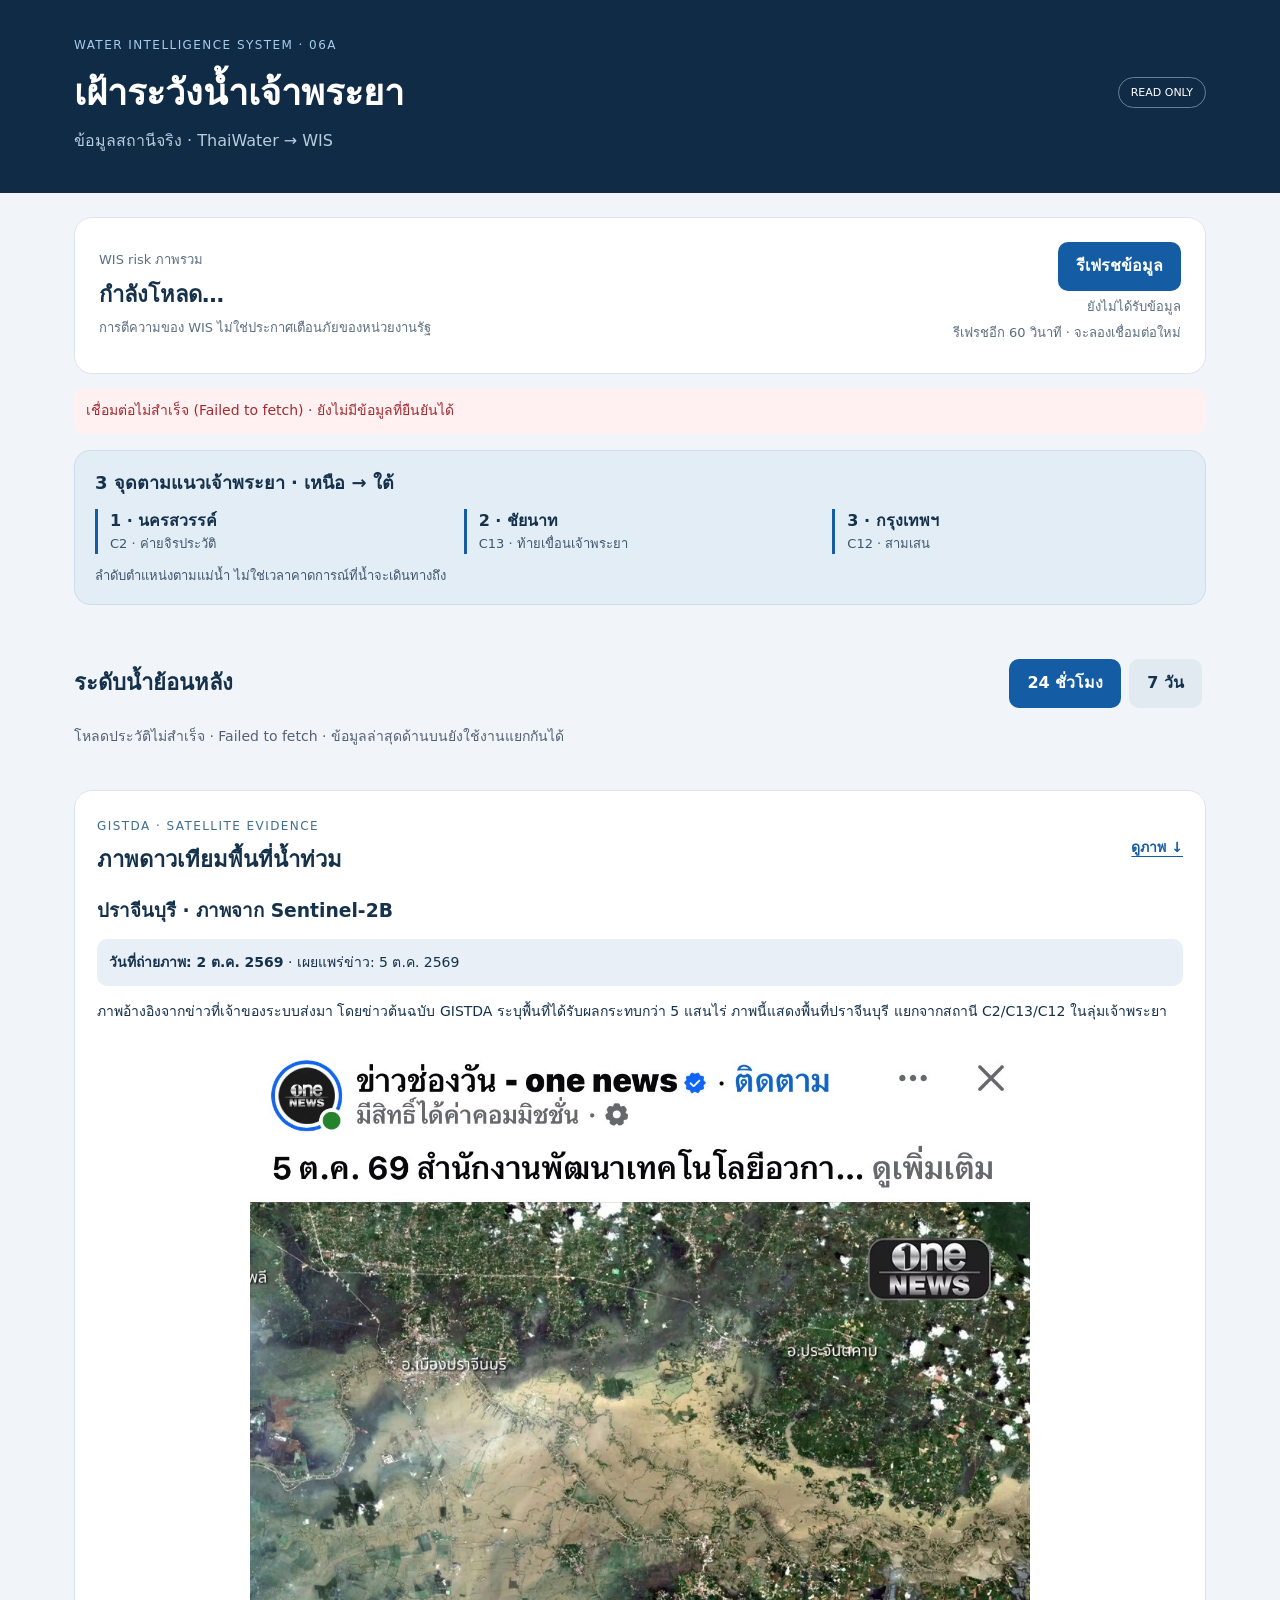
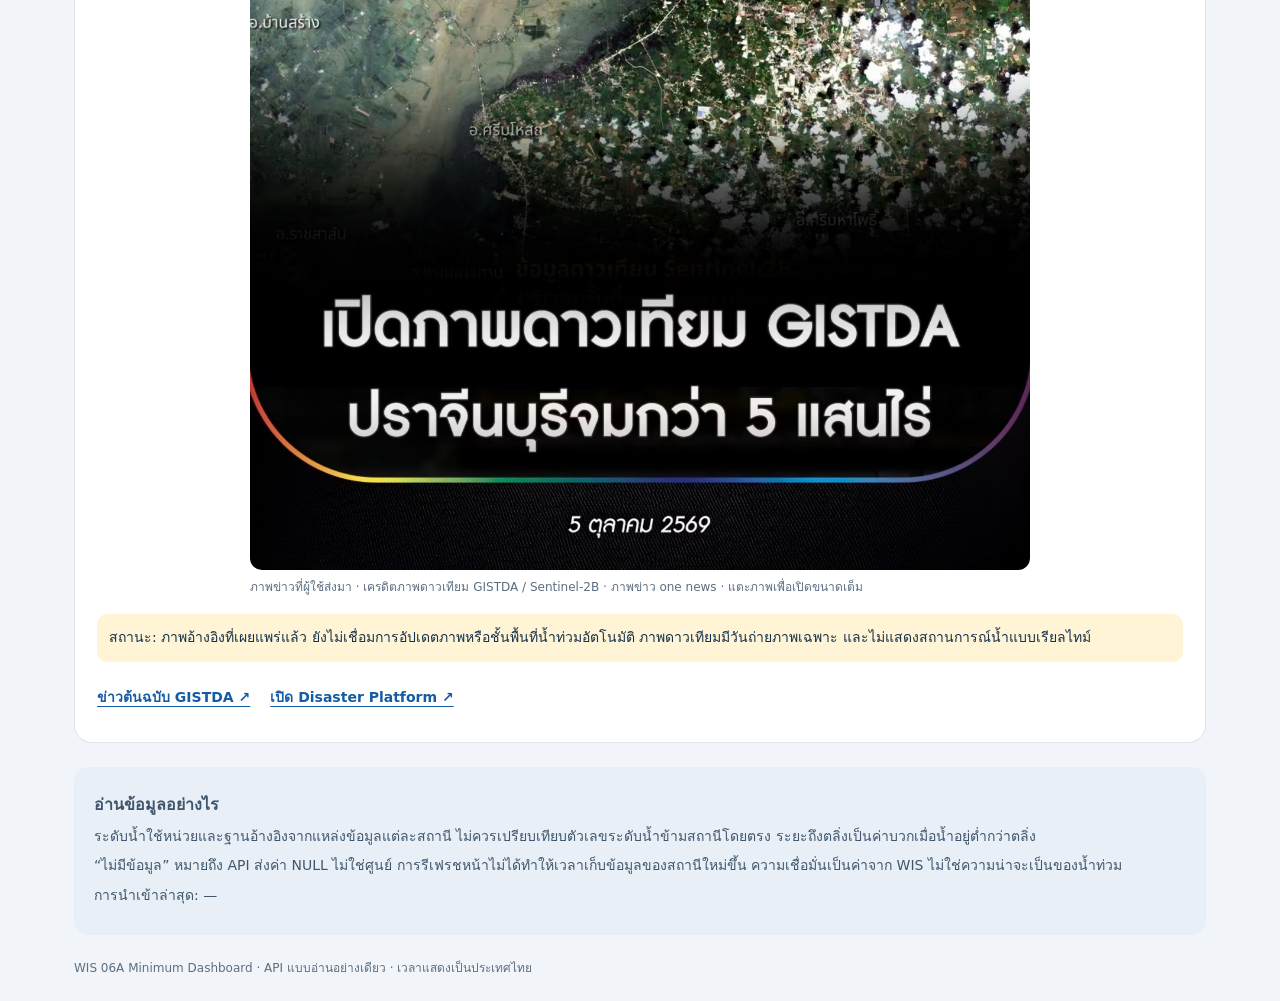
<file: index.html>
<!doctype html>
<html lang="th">
<head>
  <meta charset="utf-8">
  <meta name="viewport" content="width=device-width,initial-scale=1,viewport-fit=cover">
  <meta name="theme-color" content="#102b46">
  <title>WIS · เจ้าพระยา</title>
  <link rel="stylesheet" href="styles.css">
  <script src="app.js" defer></script>
  <script src="history.js" defer></script>
</head>
<body>
  <header><div class="wrap heading"><div><span class="eyebrow">WATER INTELLIGENCE SYSTEM · 06A</span><h1>เฝ้าระวังน้ำเจ้าพระยา</h1><p>ข้อมูลสถานีจริง · ThaiWater → WIS</p></div><span class="readonly">READ ONLY</span></div></header>
  <main class="wrap">
    <section class="summary" aria-label="สถานะระบบ"><div><span class="label">WIS risk ภาพรวม</span><h2 id="overall">กำลังโหลด…</h2><p>การตีความของ WIS ไม่ใช่ประกาศเตือนภัยของหน่วยงานรัฐ</p></div><div class="sync"><button id="refresh" type="button">รีเฟรชข้อมูล</button><p id="last-fetch">ยังไม่ได้รับข้อมูล</p><p id="countdown">อัปเดตทุก 60 วินาทีเมื่อเปิดหน้านี้</p></div></section>
    <p id="status" role="status" aria-live="polite">กำลังเชื่อมต่อ WIS…</p>
    <nav class="river-order" aria-label="ลำดับสถานีจากเหนือไปใต้"><h2>3 จุดตามแนวเจ้าพระยา · เหนือ → ใต้</h2><ol><li><strong>1 · นครสวรรค์</strong><span>C2 · ค่ายจิรประวัติ</span></li><li><strong>2 · ชัยนาท</strong><span>C13 · ท้ายเขื่อนเจ้าพระยา</span></li><li><strong>3 · กรุงเทพฯ</strong><span>C12 · สามเสน</span></li></ol><p>ลำดับตำแหน่งตามแม่น้ำ ไม่ใช่เวลาคาดการณ์ที่น้ำจะเดินทางถึง</p></nav>
    <section id="stations" class="stations" aria-label="สถานี C2 C13 C12"></section>
    <section class="history-section" aria-label="ประวัติระดับน้ำ"><div class="history-heading"><h2>ระดับน้ำย้อนหลัง</h2><div role="group" aria-label="เลือกช่วงประวัติ"><button type="button" data-period="24h" aria-pressed="true">24 ชั่วโมง</button><button type="button" data-period="7d" aria-pressed="false">7 วัน</button></div></div><p id="history-status" role="status" aria-live="polite">กำลังโหลดประวัติ…</p><div id="history-charts" class="history-charts"></div></section>
    <section id="satellite" class="satellite-section" aria-label="ภาพดาวเทียม GISTDA">
      <div class="satellite-heading"><div><span class="eyebrow">GISTDA · SATELLITE EVIDENCE</span><h2>ภาพดาวเทียมพื้นที่น้ำท่วม</h2></div><a href="#satellite-image" class="map-link">ดูภาพ ↓</a></div>
      <h3>ปราจีนบุรี · ภาพจาก Sentinel-2B</h3>
      <p class="satellite-date"><strong>วันที่ถ่ายภาพ: 2 ต.ค. 2569</strong> · เผยแพร่ข่าว: 5 ต.ค. 2569</p>
      <p>ภาพอ้างอิงจากข่าวที่เจ้าของระบบส่งมา โดยข่าวต้นฉบับ GISTDA ระบุพื้นที่ได้รับผลกระทบกว่า 5 แสนไร่ ภาพนี้แสดงพื้นที่ปราจีนบุรี แยกจากสถานี C2/C13/C12 ในลุ่มเจ้าพระยา</p>
      <figure id="satellite-image"><a href="gistda-prachinburi-reference.jpg" target="_blank" rel="noopener"><img src="gistda-prachinburi-reference.jpg" alt="ภาพข่าว one news แสดงภาพดาวเทียม GISTDA บริเวณปราจีนบุรี ภาพถ่ายวันที่ 2 ตุลาคม 2569 เผยแพร่ข่าววันที่ 5 ตุลาคม 2569" loading="lazy" width="1312" height="1896"></a><figcaption>ภาพข่าวที่ผู้ใช้ส่งมา · เครดิตภาพดาวเทียม GISTDA / Sentinel-2B · ภาพข่าว one news · แตะภาพเพื่อเปิดขนาดเต็ม</figcaption></figure>
      <p class="satellite-note">สถานะ: ภาพอ้างอิงที่เผยแพร่แล้ว ยังไม่เชื่อมการอัปเดตภาพหรือชั้นพื้นที่น้ำท่วมอัตโนมัติ ภาพดาวเทียมมีวันถ่ายภาพเฉพาะ และไม่แสดงสถานการณ์น้ำแบบเรียลไทม์</p>
      <div class="satellite-links"><a class="map-link" href="https://www.gistda.or.th/th/news/gistda-%E0%B9%80%E0%B8%9B%E0%B8%B4%E0%B8%94%E0%B8%A0%E0%B8%B2%E0%B8%9E%E0%B8%99%E0%B9%89%E0%B8%B3%E0%B8%97%E0%B9%88%E0%B8%A7%E0%B8%A1%E0%B8%9A%E0%B8%B2%E0%B8%87%E0%B8%AA%E0%B9%88%E0%B8%A7%E0%B8%99/" target="_blank" rel="noopener">ข่าวต้นฉบับ GISTDA ↗</a><a class="map-link" href="https://disaster.gistda.or.th/" target="_blank" rel="noopener">เปิด Disaster Platform ↗</a></div>
    </section>
    <section class="notes"><h2>อ่านข้อมูลอย่างไร</h2><p>ระดับน้ำใช้หน่วยและฐานอ้างอิงจากแหล่งข้อมูลแต่ละสถานี ไม่ควรเปรียบเทียบตัวเลขระดับน้ำข้ามสถานีโดยตรง ระยะถึงตลิ่งเป็นค่าบวกเมื่อน้ำอยู่ต่ำกว่าตลิ่ง</p><p>“ไม่มีข้อมูล” หมายถึง API ส่งค่า NULL ไม่ใช่ศูนย์ การรีเฟรชหน้าไม่ได้ทำให้เวลาเก็บข้อมูลของสถานีใหม่ขึ้น ความเชื่อมั่นเป็นค่าจาก WIS ไม่ใช่ความน่าจะเป็นของน้ำท่วม</p><p id="ingestion">การนำเข้าล่าสุด: —</p></section>
  </main><footer class="wrap">WIS 06A Minimum Dashboard · API แบบอ่านอย่างเดียว · เวลาแสดงเป็นประเทศไทย</footer>
</body>
</html>
</file>
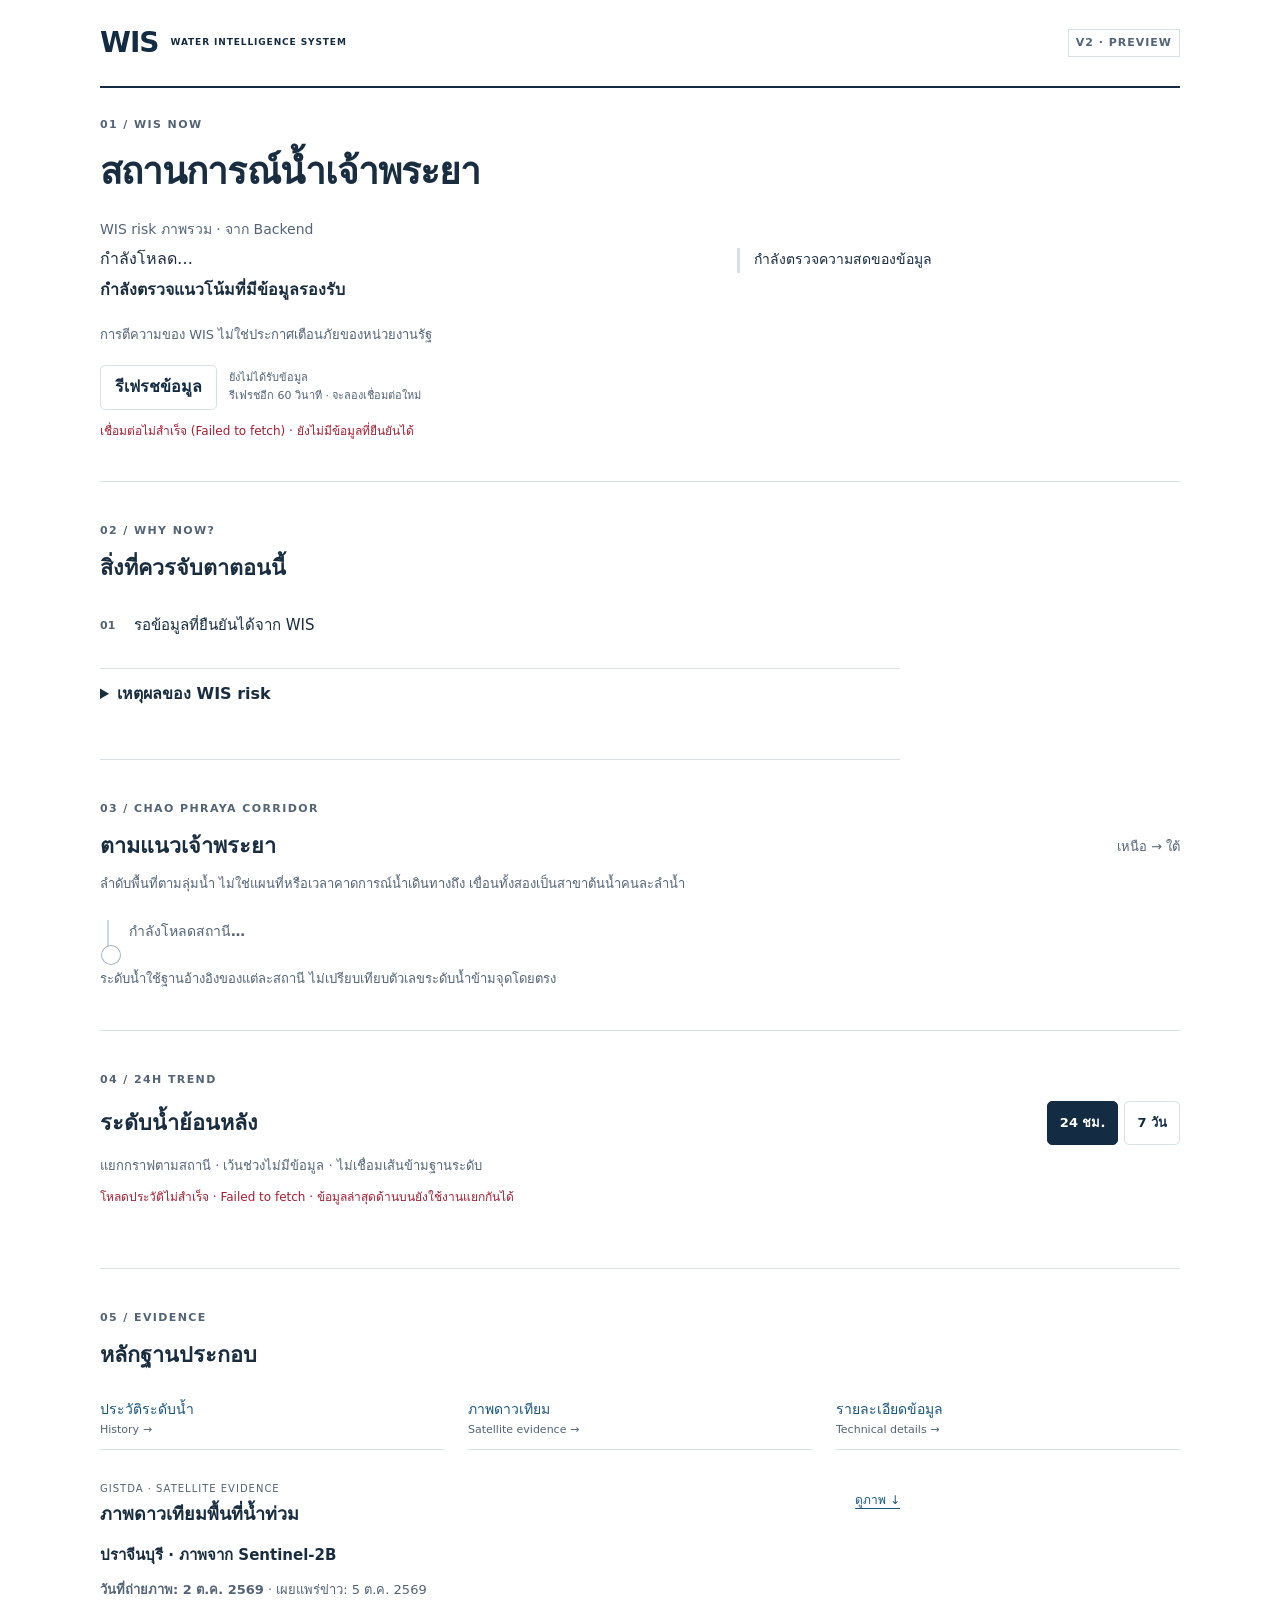
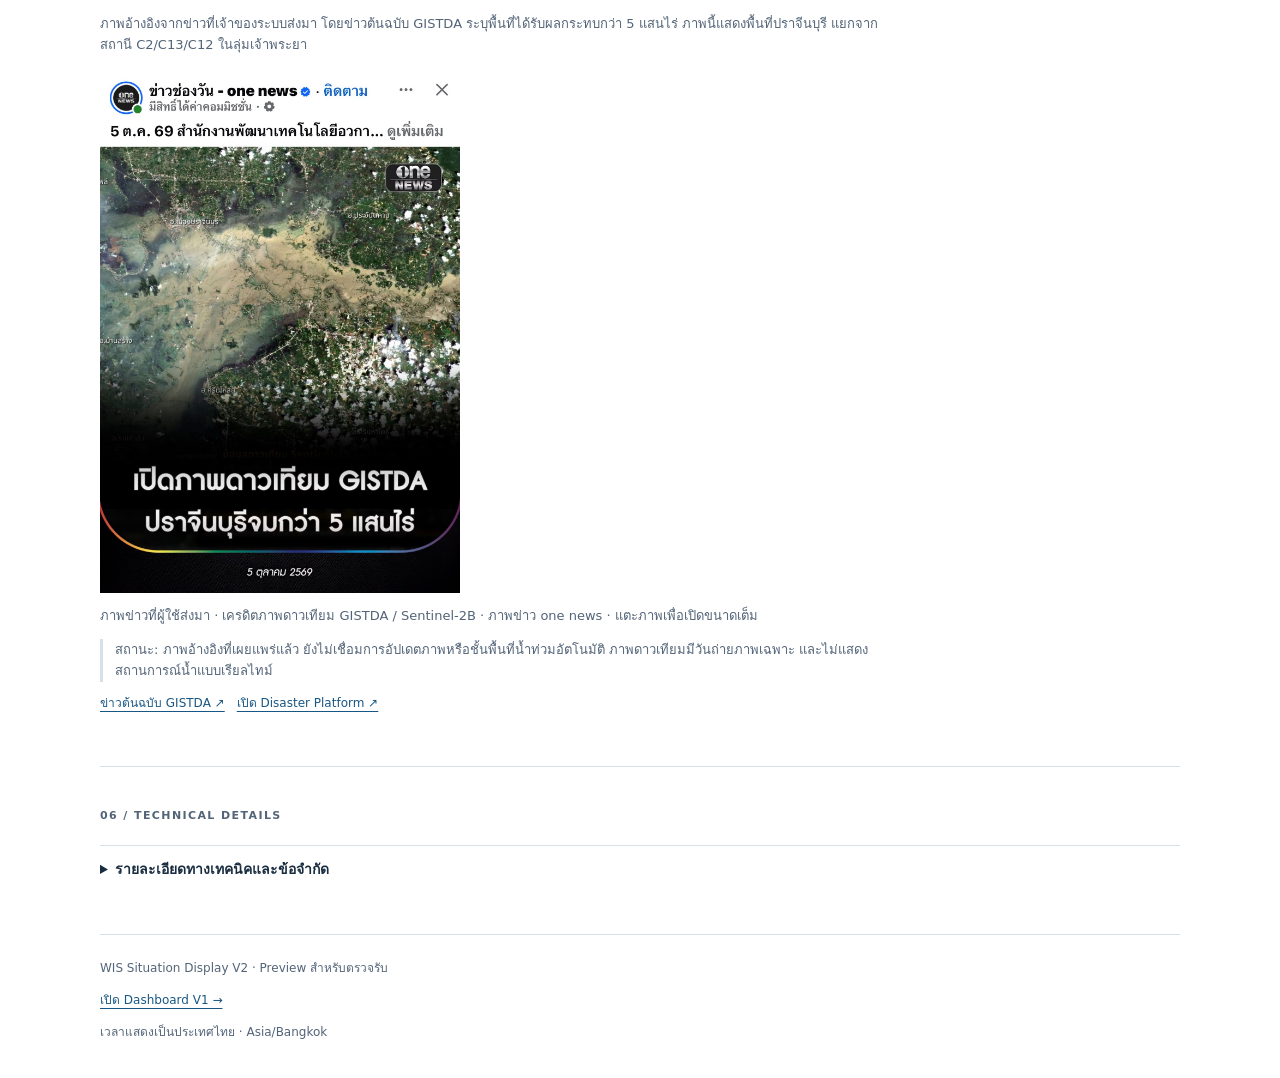
<file: v2.html>
<!doctype html>
<html lang="th">
<head>
  <meta charset="utf-8">
  <meta name="viewport" content="width=device-width,initial-scale=1,viewport-fit=cover">
  <meta name="theme-color" content="#132c43">
  <title>WIS NOW · เจ้าพระยา · V2 Preview</title>
  <link rel="stylesheet" href="v2.css">
  <script src="v2.js" defer></script>
</head>
<body>
  <a class="skip" href="#now">ข้ามไปสถานการณ์ปัจจุบัน</a>
  <header class="masthead wrap"><a class="brand" href="./" aria-label="กลับ Dashboard V1">WIS<span>WATER INTELLIGENCE SYSTEM</span></a><span class="preview">V2 · PREVIEW</span></header>
  <main class="wrap">
    <section id="now" class="now" aria-labelledby="now-title">
      <div class="section-label">01 / WIS NOW</div>
      <h1 id="now-title">สถานการณ์น้ำเจ้าพระยา</h1>
      <div class="now-grid"><div><p class="caption">WIS risk ภาพรวม · จาก Backend</p><div id="overall" class="overall">กำลังโหลด…</div><p id="direction" class="direction">กำลังตรวจแนวโน้มที่มีข้อมูลรองรับ</p></div><div class="now-meta"><p id="freshness-summary">กำลังตรวจความสดของข้อมูล</p><p id="observed-summary" class="muted"></p></div></div>
      <p class="disclaimer">การตีความของ WIS ไม่ใช่ประกาศเตือนภัยของหน่วยงานรัฐ</p>
      <div class="refresh-row"><button id="refresh" type="button">รีเฟรชข้อมูล</button><div><p id="last-fetch">ยังไม่ได้รับข้อมูล</p><p id="countdown">อัปเดตทุก 60 วินาทีเมื่อเปิดหน้านี้</p></div></div>
      <p id="status" role="status" aria-live="polite">กำลังเชื่อมต่อ WIS…</p>
    </section>
    <section class="why" aria-labelledby="why-title"><div class="section-label">02 / WHY NOW?</div><h2 id="why-title">สิ่งที่ควรจับตาตอนนี้</h2><ul id="reasons"><li>รอข้อมูลที่ยืนยันได้จาก WIS</li></ul><details id="risk-details"><summary>เหตุผลของ WIS risk</summary><div id="risk-explanation"></div></details></section>
    <section id="corridor" aria-labelledby="corridor-title"><div class="section-label">03 / CHAO PHRAYA CORRIDOR</div><div class="section-heading"><h2 id="corridor-title">ตามแนวเจ้าพระยา</h2><span class="muted">เหนือ → ใต้</span></div><p class="section-note">ลำดับพื้นที่ตามลุ่มน้ำ ไม่ใช่แผนที่หรือเวลาคาดการณ์น้ำเดินทางถึง เขื่อนทั้งสองเป็นสาขาต้นน้ำคนละลำน้ำ</p><ol id="river" class="river"><li class="reserved"><h3>กำลังโหลดสถานี…</h3></li></ol><p class="section-note">ระดับน้ำใช้ฐานอ้างอิงของแต่ละสถานี ไม่เปรียบเทียบตัวเลขระดับน้ำข้ามจุดโดยตรง</p></section>
    <section id="history" aria-labelledby="history-title"><div class="section-label">04 / 24H TREND</div><div class="section-heading"><h2 id="history-title">ระดับน้ำย้อนหลัง</h2><div class="periods" role="group" aria-label="เลือกช่วงประวัติ"><button type="button" data-period="24h" aria-pressed="true">24 ชม.</button><button type="button" data-period="7d" aria-pressed="false">7 วัน</button></div></div><p class="section-note">แยกกราฟตามสถานี · เว้นช่วงไม่มีข้อมูล · ไม่เชื่อมเส้นข้ามฐานระดับ</p><p id="history-status" role="status" aria-live="polite">กำลังโหลดประวัติ…</p><div id="history-charts" class="history-charts"></div></section>
    <section id="evidence" aria-labelledby="evidence-title"><div class="section-label">05 / EVIDENCE</div><h2 id="evidence-title">หลักฐานประกอบ</h2><nav class="evidence-nav" aria-label="เลือกหลักฐาน"><a href="#history">ประวัติระดับน้ำ<span>History →</span></a><a href="#satellite">ภาพดาวเทียม<span>Satellite evidence →</span></a><a href="#technical" id="technical-link">รายละเอียดข้อมูล<span>Technical details →</span></a></nav><section id="satellite" class="satellite-section" aria-label="ภาพดาวเทียม GISTDA">
      <div class="satellite-heading"><div><span class="eyebrow">GISTDA · SATELLITE EVIDENCE</span><h2>ภาพดาวเทียมพื้นที่น้ำท่วม</h2></div><a href="#satellite-image" class="map-link">ดูภาพ ↓</a></div>
      <h3>ปราจีนบุรี · ภาพจาก Sentinel-2B</h3>
      <p class="satellite-date"><strong>วันที่ถ่ายภาพ: 2 ต.ค. 2569</strong> · เผยแพร่ข่าว: 5 ต.ค. 2569</p>
      <p>ภาพอ้างอิงจากข่าวที่เจ้าของระบบส่งมา โดยข่าวต้นฉบับ GISTDA ระบุพื้นที่ได้รับผลกระทบกว่า 5 แสนไร่ ภาพนี้แสดงพื้นที่ปราจีนบุรี แยกจากสถานี C2/C13/C12 ในลุ่มเจ้าพระยา</p>
      <figure id="satellite-image"><a href="gistda-prachinburi-reference.jpg" target="_blank" rel="noopener"><img src="gistda-prachinburi-reference.jpg" alt="ภาพข่าว one news แสดงภาพดาวเทียม GISTDA บริเวณปราจีนบุรี ภาพถ่ายวันที่ 2 ตุลาคม 2569 เผยแพร่ข่าววันที่ 5 ตุลาคม 2569" loading="lazy" width="1312" height="1896"></a><figcaption>ภาพข่าวที่ผู้ใช้ส่งมา · เครดิตภาพดาวเทียม GISTDA / Sentinel-2B · ภาพข่าว one news · แตะภาพเพื่อเปิดขนาดเต็ม</figcaption></figure>
      <p class="satellite-note">สถานะ: ภาพอ้างอิงที่เผยแพร่แล้ว ยังไม่เชื่อมการอัปเดตภาพหรือชั้นพื้นที่น้ำท่วมอัตโนมัติ ภาพดาวเทียมมีวันถ่ายภาพเฉพาะ และไม่แสดงสถานการณ์น้ำแบบเรียลไทม์</p>
      <div class="satellite-links"><a class="map-link" href="https://www.gistda.or.th/th/news/gistda-%E0%B9%80%E0%B8%9B%E0%B8%B4%E0%B8%94%E0%B8%A0%E0%B8%B2%E0%B8%9E%E0%B8%99%E0%B9%89%E0%B8%B3%E0%B8%97%E0%B9%88%E0%B8%A7%E0%B8%A1%E0%B8%9A%E0%B8%B2%E0%B8%87%E0%B8%AA%E0%B9%88%E0%B8%A7%E0%B8%99/" target="_blank" rel="noopener">ข่าวต้นฉบับ GISTDA ↗</a><a class="map-link" href="https://disaster.gistda.or.th/" target="_blank" rel="noopener">เปิด Disaster Platform ↗</a></div>
    </section></section>
    <section id="technical" aria-labelledby="technical-title"><div class="section-label">06 / TECHNICAL DETAILS</div><details id="technical-disclosure"><summary id="technical-title">รายละเอียดทางเทคนิคและข้อจำกัด</summary><p>ความสดคำนวณจากอายุข้อมูล: ≤75 นาที LIVE · >75–120 นาที DELAYED · >120 นาที STALE แยกจาก QC ของ Backend การรีเฟรชหน้าไม่ได้ทำให้เวลาตรวจวัดใหม่ขึ้น</p><p>“ไม่มีข้อมูล” คือ NULL หรือข้อมูลที่ใช้งานไม่ได้ ไม่ใช่ศูนย์ ความเชื่อมั่นเป็นคะแนนจาก WIS ไม่ใช่ความน่าจะเป็นของน้ำท่วม</p><p>ระดับน้ำใช้หน่วยและฐานอ้างอิงจากแหล่งข้อมูลแต่ละสถานี ไม่ควรเปรียบเทียบระดับน้ำข้ามสถานีหรือข้าม datum โดยตรง ระยะถึงตลิ่งเป็นค่าบวกเมื่อน้ำต่ำกว่าตลิ่ง</p><p>กราฟใช้เกณฑ์ QC และช่วงค่าของ V1 เดิม: LIVE / DELAYED / STALE / PASS / VALID และ −20 ถึง 100 ม. เส้นเชื่อมเฉพาะจุดห่างไม่เกิน 90 นาทีที่มี datum เดียวกัน ไม่เติมช่องว่าง</p><p>V2 ใช้เฉพาะ API แบบอ่านอย่างเดียวที่เผยแพร่อยู่ แหล่งเขื่อน น้ำทะเล และ RID C.29B ยังไม่มีค่าที่เปิดให้ Dashboard นี้</p><div id="station-technical"></div><p id="ingestion"></p></details></section>
  </main>
  <footer class="wrap"><p>WIS Situation Display V2 · Preview สำหรับตรวจรับ</p><a href="./">เปิด Dashboard V1 →</a><p>เวลาแสดงเป็นประเทศไทย · Asia/Bangkok</p></footer>
</body>
</html>
</file>
<file: styles.css>
:root{color-scheme:light;--ink:#15314b;--muted:#5c6e80;--line:#dce5ed;--bg:#f1f5f9;--blue:#145ca4}*{box-sizing:border-box}body{margin:0;background:var(--bg);color:var(--ink);font-family:system-ui,-apple-system,BlinkMacSystemFont,"Segoe UI",sans-serif;font-size:16px;line-height:1.55}header{background:#102b46;color:white;padding:32px 0 40px}.wrap{max-width:1180px;margin:auto;padding:0 24px}.heading{display:flex;justify-content:space-between;gap:20px;align-items:center}.eyebrow{font-size:12px;letter-spacing:.12em;color:#a6cde9}h1{font-size:clamp(25px,4vw,36px);margin:8px 0}header p{color:#b8cddd;margin:0}.readonly{border:1px solid #688096;border-radius:20px;padding:6px 12px;font-size:11px;white-space:nowrap}.summary{margin-top:24px;background:white;border:1px solid var(--line);border-radius:18px;padding:24px;display:flex;justify-content:space-between;gap:24px;align-items:center}.label{font-size:13px;color:var(--muted)}h2{margin:6px 0;font-size:22px}.summary p,.sync p{font-size:13px;color:var(--muted);margin:6px 0}.sync{text-align:right}button{border:0;background:var(--blue);color:white;border-radius:10px;padding:12px 18px;font:inherit;font-weight:600;cursor:pointer;min-height:44px}button:disabled{opacity:.6;cursor:wait}button:focus-visible{outline:3px solid #ffad33;outline-offset:3px}#status{font-size:14px;color:var(--muted);min-height:24px}#status.error{color:#a52a30;background:#fff1f1;padding:12px;border-radius:10px}.stations{display:grid;grid-template-columns:repeat(3,minmax(0,1fr));gap:18px}.station{background:white;border:1px solid var(--line);border-radius:18px;overflow:hidden;min-width:0}.card-top{padding:20px;border-bottom:1px solid var(--line);display:flex;justify-content:space-between;align-items:flex-start;gap:10px}.code{font-size:29px;font-weight:750;line-height:1.2}.site-name{font-size:16px;font-weight:600;margin:6px 0}.province{font-size:13px;color:var(--muted)}.badge{font-size:12px;font-weight:700;border-radius:8px;padding:6px 9px;white-space:nowrap}.risk-NORMAL{color:#166747;background:#e6f5ed}.risk-WATCH{color:#8b6100;background:#fff5d6}.risk-WARNING{color:#ac4a09;background:#ffebda}.risk-CRITICAL,.risk-DANGER,.risk-EMERGENCY{color:#a61f2b;background:#ffe6e9}.risk-UNKNOWN{color:#526174;background:#e9edf2}.metrics{padding:20px}.level{font-size:38px;font-weight:750;letter-spacing:-.04em}.unit{font-size:15px;color:var(--muted);font-weight:400;letter-spacing:0}.metric-row{display:flex;justify-content:space-between;gap:12px;padding:12px 0;border-bottom:1px solid #edf1f5;font-size:14px}.metric-row span:first-child{color:var(--muted)}.metric-row strong{text-align:right;font-weight:650}.quality{background:#f8fafc;padding:16px 20px;font-size:13px}.quality p{margin:4px 0;overflow-wrap:anywhere}.quality strong{font-weight:650}.notes{margin:24px 0;background:#e8eff6;padding:20px;border-radius:14px;font-size:14px;color:#40566d}.notes h2{font-size:16px}.notes p{margin:8px 0}footer{font-size:12px;color:var(--muted);padding-bottom:24px!important}#overall{overflow-wrap:anywhere}@media(max-width:850px){.stations{grid-template-columns:1fr}.station{display:grid;grid-template-columns:1fr 1.4fr}.quality{grid-column:1/-1}.card-top{border-right:1px solid var(--line);border-bottom:0}.metrics{padding:16px 20px}.level{font-size:32px}}@media(max-width:560px){header{padding:24px 0}.wrap{padding:0 16px}.heading{align-items:flex-start}.readonly{display:none}.summary{padding:18px;display:block;margin-top:16px}.sync{text-align:left;margin-top:16px}.station{display:block}.card-top{border-right:0;border-bottom:1px solid var(--line)}.metrics{padding:18px}.level{font-size:40px}.quality{padding:16px 18px}.notes{padding:16px}.metric-row{font-size:15px}h1{font-size:27px}}@media(prefers-reduced-motion:reduce){*{scroll-behavior:auto}}
.river-order{background:#e2edf6;border:1px solid #ccdeed;border-radius:16px;padding:18px 20px;margin:16px 0 22px}.river-order h2{font-size:18px;margin:0 0 12px}.river-order ol{display:grid;grid-template-columns:repeat(3,minmax(0,1fr));gap:16px;list-style:none;margin:0;padding:0}.river-order li{border-left:3px solid #145ca4;padding-left:12px}.river-order strong,.river-order span{display:block}.river-order span,.river-order p{font-size:13px;color:#40566d}.river-order p{margin:12px 0 0}.code{font-size:14px;letter-spacing:.03em;color:#526a80}.province{font-size:25px;font-weight:750;color:#15314b;margin:5px 0}.site-name{font-size:17px}.location-context{font-size:13px;color:#5c6e80;margin:8px 0}.map-link{display:inline-flex;align-items:center;min-height:44px;color:#145ca4;font-size:14px;font-weight:600;text-underline-offset:4px}.map-link:focus-visible{outline:3px solid #ffad33;outline-offset:3px}.card-top{flex-wrap:wrap}.card-top>div{min-width:0}@media(max-width:560px){.river-order ol{grid-template-columns:1fr;gap:12px}.river-order{padding:16px}.province{font-size:27px}}
.history-section{margin:28px 0}.history-heading{display:flex;justify-content:space-between;align-items:center;gap:16px;flex-wrap:wrap}.history-heading button{margin:4px;background:#e1e9f1;color:#15314b}.history-heading button[aria-pressed=true]{background:#145ca4;color:white}#history-status{font-size:14px;color:#526174}.history-charts{display:grid;grid-template-columns:repeat(3,minmax(0,1fr));gap:18px}.history-card{background:white;border:1px solid #dce5ed;border-radius:16px;padding:18px;min-width:0}.history-card h3{font-size:17px;margin:0 0 10px}.history-card svg{width:100%;height:auto;display:block}.coverage{font-size:12px;color:#526174;overflow-wrap:anywhere}.partial-history{font-size:13px;background:#fff5d6;color:#795900;padding:8px;border-radius:8px}.history-card details{font-size:13px}.history-card summary{cursor:pointer;min-height:44px;padding:10px 0;color:#145ca4}.history-card table{width:100%;border-collapse:collapse;font-size:12px}.history-card td,.history-card th{padding:6px 3px;text-align:left;border-bottom:1px solid #dce5ed;overflow-wrap:anywhere}.history-card th{font-weight:600}@media(max-width:850px){.history-charts{grid-template-columns:1fr}} 

.risk-reason{margin:16px 0;padding:14px;border:1px solid #d8e3ed;border-radius:12px;background:#f5f8fc;font-size:.9rem;line-height:1.6}.risk-reason p{margin:8px 0;overflow-wrap:anywhere}.risk-reason summary{cursor:pointer;font-weight:600;color:#245278}.risk-reason details{margin-top:10px}.risk-reason details p{font-size:.85rem}

.freshness{margin:0 20px 16px;padding:12px;border-radius:10px;border-left:4px solid #607387;background:#edf2f7;font-size:.86rem;line-height:1.6;overflow-wrap:anywhere}.freshness p{margin:4px 0}.freshness small{display:block;margin-top:8px;font-size:.75rem}.fresh-LIVE{border-color:#168164;background:#edf9f2}.fresh-DELAYED{border-color:#bd8700;background:#fff8df}.fresh-STALE{border-color:#c64e31;background:#fff0e9}

@media(max-width:850px){.station{display:block}.card-top{border-right:0;border-bottom:1px solid var(--line)}}

.satellite-section{margin:20px 0;padding:22px;background:white;border:1px solid var(--line);border-radius:18px}.satellite-heading{display:flex;justify-content:space-between;gap:12px;flex-wrap:wrap;align-items:center}.satellite-section .eyebrow{color:#406e91}.satellite-section h3{margin:12px 0 6px}.satellite-section p{font-size:14px;line-height:1.7}.satellite-date{background:#e8eff6;padding:12px;border-radius:10px}.satellite-section figure{margin:18px auto;max-width:780px}.satellite-section img{display:block;width:100%;height:auto;border-radius:12px}.satellite-section figcaption{font-size:12px;color:var(--muted);margin-top:8px}.satellite-note{padding:12px;background:#fff5d6;border-radius:10px}.satellite-links{display:flex;flex-wrap:wrap;gap:20px}@media(max-width:560px){.satellite-section{padding:16px}}

/* 06B: compact disclosures; retain existing responsive cards and risk colours. */
.freshness summary,.risk-reason>summary{min-height:44px;display:flex;align-items:center;cursor:pointer;font-weight:600;color:#245278;overflow-wrap:anywhere}
.freshness summary::before,.risk-reason>summary::before{content:"▸";margin-right:8px;flex:none}
.freshness details[open]>summary::before,.risk-reason[open]>summary::before{content:"▾"}
.freshness summary:focus-visible,.risk-reason>summary:focus-visible{outline:3px solid #ffad33;outline-offset:3px}
.freshness>p{margin:4px 0 0}.freshness details{margin-top:4px}.risk-reason{margin:0 20px 16px;padding:0 12px}.risk-reason[open]{padding-bottom:12px}
</file>
<file: v2.css>
:root{color-scheme:light;--navy:#132c43;--ink:#192d40;--muted:#536478;--line:#d7e0e7;--paper:#fff;--wash:#f3f6f8;--normal:#145d48;--watch:#735300;--warning:#943c10;--critical:#a51c30}*{box-sizing:border-box}html{scroll-padding-top:24px}body{margin:0;background:var(--paper);color:var(--ink);font-family:system-ui,-apple-system,"Segoe UI",sans-serif;line-height:1.65;font-size:16px}h1,h2,h3,p,figure{margin:0}h1{font-size:clamp(1.5rem,4vw,2.3rem);line-height:1.4;font-weight:650;letter-spacing:-.025em}h2{font-size:1.35rem;line-height:1.5;font-weight:650}h3{font-size:1.05rem;line-height:1.6}a{color:#185783;text-underline-offset:4px}button,summary,a{touch-action:manipulation}button{font:inherit;min-height:44px;border:1px solid var(--line);border-radius:5px;padding:8px 14px;background:white;color:var(--navy);cursor:pointer;font-weight:600}button:disabled{opacity:.6;cursor:wait}a:focus-visible,button:focus-visible,summary:focus-visible{outline:3px solid #177ac1;outline-offset:4px}button:hover,a:hover{background:#eef3f7}summary{cursor:pointer;min-height:48px;padding:12px 0;font-weight:600}details{border-top:1px solid var(--line);margin-top:20px}details p{margin:12px 0}details>div{padding-bottom:16px}section{padding:32px 0;border-bottom:1px solid var(--line);min-width:0;scroll-margin-top:16px}.wrap{width:min(1080px,100% - 40px);margin-inline:auto}.masthead{display:flex;justify-content:space-between;align-items:center;gap:16px;padding:20px 0;border-bottom:2px solid var(--navy)}.brand{display:flex;gap:12px;align-items:center;text-decoration:none;font-size:28px;font-weight:800;color:var(--navy);letter-spacing:-1px;min-height:44px}.brand span{font-size:9px;letter-spacing:.9px;line-height:1.5;max-width:110px}.preview{font-size:11px;font-weight:700;letter-spacing:1px;white-space:nowrap;color:var(--muted);border:1px solid var(--line);padding:4px 7px}.section-label{font-size:11px;letter-spacing:1.4px;font-weight:700;color:var(--muted);margin-bottom:12px}.now{padding-top:28px}.now-grid{display:grid;gap:16px;margin-top:20px}.caption,.muted,.section-note{color:var(--muted)}.caption{font-size:14px;margin-bottom:5px}.overall .badge{font-size:clamp(1.8rem,6vw,2.5rem);padding:0;border-radius:0;line-height:1.6;background:transparent}.direction{font-size:16px;font-weight:600;margin-top:5px}.now-meta{padding-left:14px;border-left:3px solid var(--line);font-size:14px}.now-meta p+p{margin-top:2px}.disclaimer{font-size:13px;color:var(--muted);margin-top:20px;max-width:60ch}.refresh-row{display:flex;gap:12px;align-items:center;margin-top:20px}.refresh-row p{font-size:11px;color:var(--muted)}#status,#history-status{font-size:12px;color:var(--muted);margin-top:12px;overflow-wrap:anywhere}.error{color:#a51c30!important}.badge{display:inline-block;font-size:12px;font-weight:750;padding:3px 8px;border-radius:3px;overflow-wrap:anywhere}.risk-NORMAL{color:var(--normal);background:#eaf4ef}.risk-WATCH{color:var(--watch);background:#f9f2df}.risk-WARNING{color:var(--warning);background:#fcf0e9}.risk-CRITICAL,.risk-DANGER,.risk-EMERGENCY{color:var(--critical);background:#fcebf0}.risk-UNKNOWN{color:var(--muted);background:#edf1f4}#reasons{list-style:none;margin:18px 0 0;padding:0;counter-reset:reason}#reasons li{counter-increment:reason;display:grid;grid-template-columns:24px 1fr;gap:10px;padding:10px 0;font-size:15px}#reasons li:before{content:counter(reason,decimal-leading-zero);font-size:11px;font-weight:700;color:var(--muted);padding-top:4px}.section-heading{display:flex;align-items:center;justify-content:space-between;gap:16px;flex-wrap:wrap}.section-heading>.muted{font-size:13px}.section-note{font-size:13px;margin-top:10px;max-width:76ch}.river{list-style:none;padding:0 0 0 20px;margin:26px 0 0;border-left:2px solid #cbd9e2;margin-left:7px}.river>li{position:relative;padding:22px 0;border-bottom:1px solid var(--line);min-width:0}.river>li:before{content:"";position:absolute;left:-27px;top:31px;width:12px;height:12px;background:var(--navy);border:3px solid white;border-radius:50%;box-shadow:0 0 0 1px #829bad}.river>li:first-child{padding-top:0}.river>li:first-child:before{top:10px}.river>li:last-child{border-bottom:0}.river>.reserved{color:var(--muted);padding-block:16px}.river>.reserved:before{background:#fff;box-shadow:0 0 0 1px #a7b5c1;top:26px}.river>.reserved:first-child:before{top:26px}.reserved h3{font-size:14px;font-weight:550}.reserved p{font-size:11px;margin-top:2px;letter-spacing:.2px}.station-top{display:flex;justify-content:space-between;align-items:flex-start;gap:12px}.station-top h3 span{display:block;font-size:13px;color:var(--muted);font-weight:450}.primary{display:flex;align-items:baseline;gap:9px;margin-top:12px;flex-wrap:wrap}.primary strong{font-size:38px;font-weight:650;line-height:1.4;letter-spacing:-1px;font-variant-numeric:tabular-nums}.primary .missing{font-size:22px;letter-spacing:0}.primary span{font-size:13px;color:var(--muted)}.station-metrics{display:grid;grid-template-columns:1fr 1fr;gap:8px 16px;margin:10px 0 0}.station-metrics div{min-width:0}.station-metrics dt{font-size:11px;color:var(--muted)}.station-metrics dd{margin:0;font-size:15px;font-variant-numeric:tabular-nums}.freshness{font-size:12px;margin-top:14px}.fresh-LIVE{color:var(--normal)}.fresh-DELAYED{color:var(--watch)}.fresh-STALE{color:var(--critical)}.fresh-UNKNOWN{color:var(--muted)}.freshness time{display:block;color:var(--muted);font-size:11px}.location-link{display:inline-flex;min-height:44px;align-items:center;font-size:12px;margin-top:3px}.periods{display:flex;gap:6px}.periods button{font-size:13px;padding:8px 12px}.periods button[aria-pressed="true"]{color:white;background:var(--navy);border-color:var(--navy)}.history-charts{display:grid;gap:24px;margin-top:20px}.history-card{min-width:0;padding-bottom:8px}.history-card svg{display:block;width:100%;height:auto;max-width:500px;margin:14px auto 0}.coverage,.partial-history{font-size:12px;color:var(--muted);margin-top:6px}.history-card details{margin-top:12px;font-size:13px}.history-card table{border-collapse:collapse;width:100%;table-layout:fixed;font-size:12px}.history-card th,.history-card td{text-align:left;padding:9px 4px;border-bottom:1px solid var(--line);overflow-wrap:anywhere}.history-card th:first-child{width:52%}.evidence-nav{display:grid;gap:8px;margin-top:18px}.evidence-nav a{display:flex;justify-content:space-between;align-items:center;gap:10px;min-height:60px;text-decoration:none;border-bottom:1px solid var(--line);font-size:14px;padding:8px 0}.evidence-nav span{font-size:11px;color:var(--muted)}.satellite-section{padding:24px 0 0;border:0}.satellite-heading{display:flex;gap:12px;justify-content:space-between;align-items:center;margin-bottom:16px}.eyebrow{font-size:10px;letter-spacing:1px;color:var(--muted)}.satellite-section h2{font-size:18px}.satellite-section h3{font-size:15px}.satellite-section p,.satellite-section figcaption{font-size:13px;color:var(--muted);margin-top:12px}.satellite-section figure{margin-top:18px}.satellite-section img{display:block;max-width:100%;height:auto;max-height:520px;object-fit:contain;object-position:left top}.satellite-date strong{font-weight:600}.satellite-note{padding-left:12px;border-left:3px solid var(--line)}.satellite-links{display:flex;flex-wrap:wrap;gap:12px}.map-link{display:inline-flex;align-items:center;min-height:44px;font-size:12px}.technical-station{padding:16px 0;border-top:1px solid var(--line)}.technical-station dl{display:grid;grid-template-columns:110px 1fr;gap:7px;margin:12px 0;font-size:13px}.technical-station dt{color:var(--muted)}.technical-station dd{margin:0;overflow-wrap:anywhere}#technical-disclosure{font-size:14px}footer{padding:24px 0 36px;font-size:12px;color:var(--muted)}footer a{display:inline-flex;min-height:44px;align-items:center}.skip{position:absolute;top:-100px;left:20px;background:white;padding:12px;z-index:10}.skip:focus{top:10px}@media(min-width:760px){.wrap{width:min(1080px,100% - 80px)}section{padding-block:40px}.now-grid{grid-template-columns:1.4fr 1fr;align-items:center}.why{max-width:800px}.river{max-width:820px}.river .station{display:grid;grid-template-columns:1.2fr 1fr;column-gap:30px}.station-top{grid-column:1/-1}.primary{grid-column:1;grid-row:2}.station-metrics{grid-column:2;grid-row:2/4;align-self:center}.freshness{grid-column:1}.location-link{grid-column:1}.history-charts{grid-template-columns:repeat(3,minmax(0,1fr));gap:24px}.evidence-nav{grid-template-columns:repeat(3,1fr);gap:24px}.evidence-nav a{display:block}.evidence-nav span{display:block}.satellite-section{max-width:800px}.history-card svg{margin-left:0}.brand span{max-width:none}}@media(prefers-reduced-motion:reduce){html{scroll-behavior:auto}}@media(max-width:359px){.wrap{width:calc(100% - 28px)}.brand span{display:none}.station-top{flex-wrap:wrap}}
</file>
